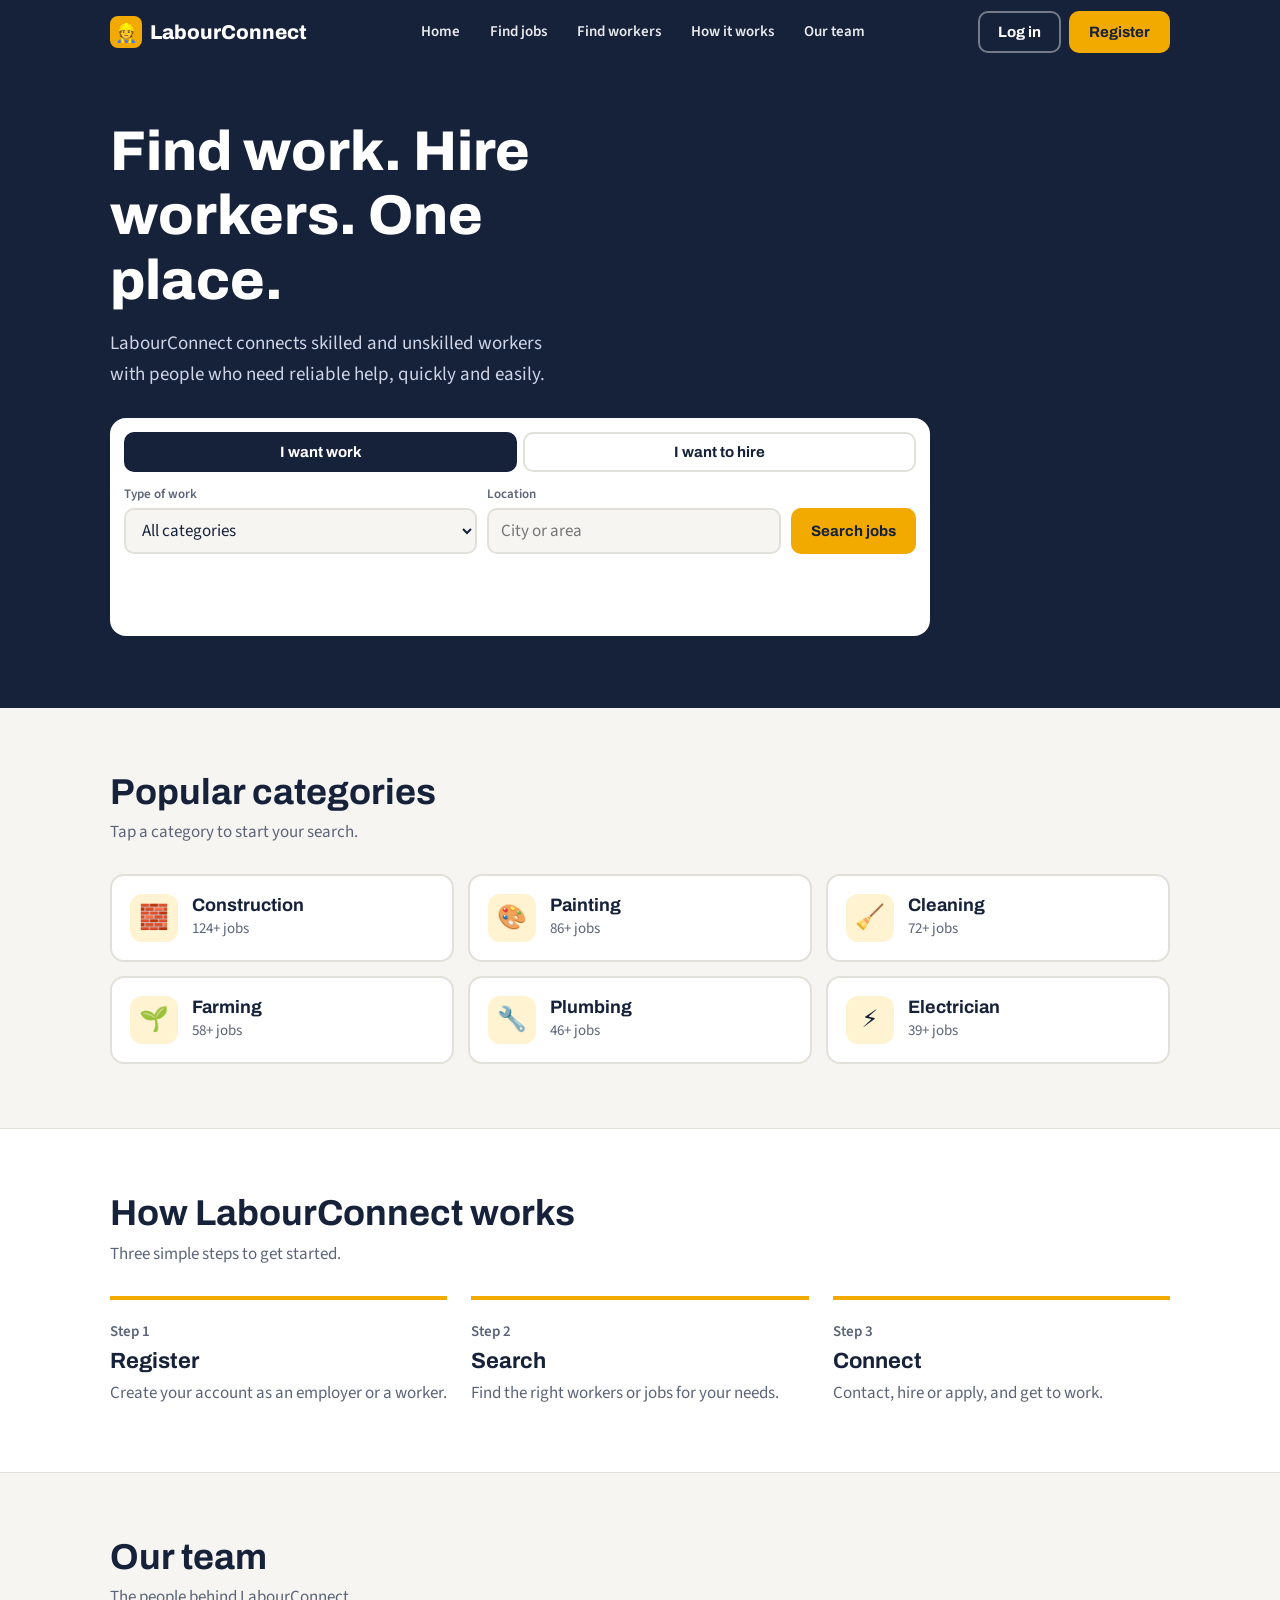
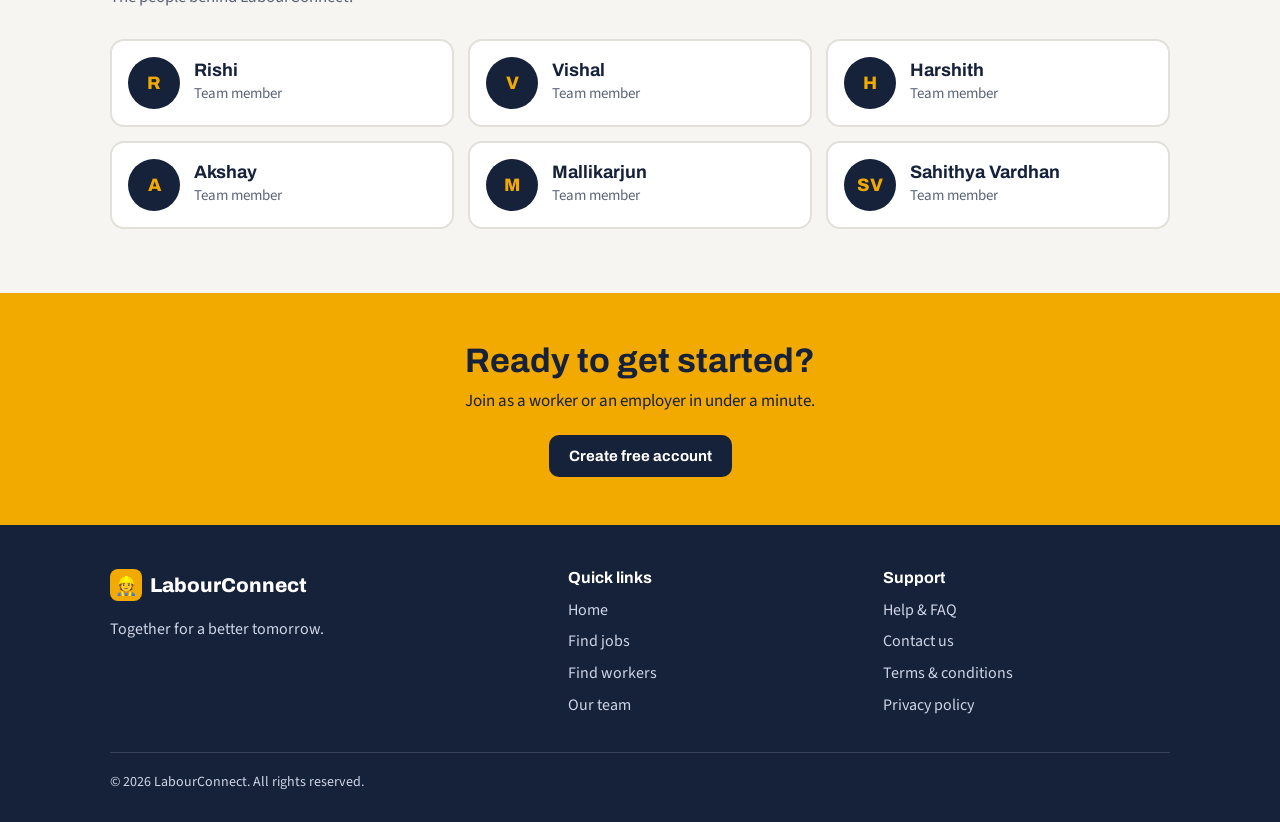
<file: labourconnect.html>
<!DOCTYPE html>
<html lang="en">
<head>
<meta charset="utf-8">
<meta name="viewport" content="width=device-width, initial-scale=1, viewport-fit=cover">
<title>LabourConnect – Find work. Hire workers.</title>
<link rel="stylesheet" href="https://fonts.googleapis.com/css2?family=Archivo:wght@500;700;800&family=Source+Sans+3:wght@400;600&display=swap">
<style>
:root{--bg:#f6f5f1;--surface:#fff;--ink:#16213a;--muted:#5b6478;--line:#e1e0d9;--brand:#16213a;--brand-ink:#fff;--accent:#f2a900;--accent-ink:#16213a;--soft:#fff3d1;
box-sizing:border-box;padding-top:env(safe-area-inset-top,0px);padding-bottom:env(safe-area-inset-bottom,0px)}
@media (prefers-color-scheme:dark){:root:not([data-theme="light"]){--bg:#0f1524;--surface:#18203a;--ink:#eef0f6;--muted:#a3aac0;--line:#2a3452;--brand:#0a0f1c;--brand-ink:#fff;--soft:#2b2a1c}}
:root[data-theme="dark"]{--bg:#0f1524;--surface:#18203a;--ink:#eef0f6;--muted:#a3aac0;--line:#2a3452;--brand:#0a0f1c;--brand-ink:#fff;--soft:#2b2a1c}
*{box-sizing:border-box}html{scroll-behavior:smooth;scroll-padding-top:calc(72px + env(safe-area-inset-top,0px))}
body{margin:0;background:var(--bg);color:var(--ink);font:400 17px/1.6 "Source Sans 3",system-ui,sans-serif}
h1,h2,h3{font-family:Archivo,system-ui,sans-serif;line-height:1.15;margin:0}
a{color:inherit}
:focus-visible{outline:3px solid var(--accent);outline-offset:2px}
.wrap{max-width:1100px;margin:0 auto;padding:0 20px}
header{position:sticky;top:env(safe-area-inset-top,0px);z-index:20;background:var(--brand);color:var(--brand-ink)}
.nav{display:flex;align-items:center;justify-content:space-between;height:64px;gap:12px}
.logo{font:800 20px Archivo,sans-serif;text-decoration:none;display:flex;align-items:center;gap:8px}
.logo i{display:grid;place-items:center;width:32px;height:32px;border-radius:8px;background:var(--accent);color:var(--accent-ink);font-style:normal;font-size:18px}
nav ul{display:flex;gap:6px;list-style:none;margin:0;padding:0}
nav a{display:block;padding:8px 12px;border-radius:8px;text-decoration:none;font-weight:600;font-size:15px;opacity:.9}
nav a:hover{background:rgba(255,255,255,.12)}
.actions{display:flex;gap:8px}
.btn{font:700 15px Archivo,sans-serif;padding:11px 18px;border-radius:10px;border:2px solid transparent;cursor:pointer;text-decoration:none;display:inline-block;text-align:center}
.btn-accent{background:var(--accent);color:var(--accent-ink)}
.btn-accent:hover{filter:brightness(1.07)}
.btn-ghost{background:transparent;color:inherit;border-color:rgba(255,255,255,.4)}
.btn-line{background:var(--surface);color:var(--ink);border-color:var(--line)}
.menu{display:none;background:none;border:0;color:inherit;font-size:26px;cursor:pointer;padding:6px 10px}
.hero{background:var(--brand);color:var(--brand-ink);padding:56px 0 72px}
.hero h1{font-size:clamp(32px,6vw,56px);font-weight:800;max-width:15ch}
.hero p{max-width:52ch;color:#cfd5e6;font-size:19px;margin:16px 0 28px}
.search{background:var(--surface);color:var(--ink);border-radius:16px;padding:14px;max-width:820px}
.tabs{display:flex;gap:6px;margin-bottom:12px}
.tabs button{flex:1;font:700 15px Archivo,sans-serif;padding:10px;border-radius:10px;border:2px solid var(--line);background:transparent;color:var(--ink);cursor:pointer}
.tabs button[aria-selected="true"]{background:var(--ink);color:var(--surface);border-color:var(--ink)}
.fields{display:grid;grid-template-columns:1.2fr 1fr auto;gap:10px}
label{display:block}
.fields span{display:block;font-size:13px;font-weight:600;color:var(--muted);margin-bottom:3px}
input,select{width:100%;height:46px;padding:0 12px;border:2px solid var(--line);border-radius:10px;background:var(--bg);color:var(--ink);font:inherit}
.fields .btn{align-self:end;height:46px}
.note{margin:10px 2px 0;font-size:15px;color:var(--muted);min-height:24px}
section{padding:64px 0}
.head{display:flex;justify-content:space-between;align-items:end;gap:16px;margin-bottom:28px;flex-wrap:wrap}
.head h2{font-size:clamp(26px,4vw,36px)}
.head p{margin:6px 0 0;color:var(--muted)}
.cats{display:grid;grid-template-columns:repeat(3,1fr);gap:14px}
.cat{display:flex;gap:14px;align-items:center;text-align:left;padding:18px;border:2px solid var(--line);border-radius:14px;background:var(--surface);color:var(--ink);font:inherit;cursor:pointer}
.cat:hover{border-color:var(--accent)}
.cat b{display:block;font:700 18px Archivo,sans-serif}
.cat small{color:var(--muted);font-size:15px}
.ico{flex:none;width:48px;height:48px;border-radius:12px;background:var(--soft);display:grid;place-items:center;font-size:24px}
.alt{background:var(--surface);border-block:1px solid var(--line)}
.steps{display:grid;grid-template-columns:repeat(3,1fr);gap:24px;counter-reset:s;list-style:none;padding:0;margin:0}
.steps li{counter-increment:s;padding-top:18px;border-top:4px solid var(--accent)}
.steps li::before{content:"Step " counter(s);font-weight:600;color:var(--muted);font-size:15px}
.steps h3{font-size:22px;margin:4px 0 6px}
.steps p{margin:0;color:var(--muted)}
.team{display:grid;grid-template-columns:repeat(3,1fr);gap:14px}
.member{display:flex;align-items:center;gap:14px;padding:16px;border:2px solid var(--line);border-radius:14px;background:var(--surface)}
.av{flex:none;width:52px;height:52px;border-radius:50%;background:var(--brand);color:var(--accent);display:grid;place-items:center;font:800 18px Archivo,sans-serif}
.member b{display:block;font:700 18px Archivo,sans-serif}
.member small{color:var(--muted);font-size:15px}
.cta{background:var(--accent);color:var(--accent-ink);text-align:center;padding:48px 0}
.cta h2{font-size:clamp(24px,4vw,34px)}
.cta p{margin:8px 0 20px}
.cta .btn{background:var(--accent-ink);color:#fff}
footer{background:var(--brand);color:#cfd5e6;padding:44px 0 28px;font-size:16px}
.fg{display:grid;grid-template-columns:1.5fr 1fr 1fr;gap:28px}
footer h3{color:#fff;font-size:16px;margin-bottom:10px}
footer ul{list-style:none;margin:0;padding:0}footer li{margin:6px 0}
footer a{text-decoration:none}footer a:hover{color:#fff;text-decoration:underline}
.copy{border-top:1px solid rgba(255,255,255,.15);margin-top:28px;padding-top:18px;font-size:14px}
dialog{border:0;border-radius:16px;padding:24px;width:min(400px,calc(100vw - 32px));background:var(--surface);color:var(--ink)}
dialog::backdrop{background:rgba(10,15,28,.6)}
dialog h2{font-size:24px;margin-bottom:14px}
dialog label{margin-bottom:12px}
.x{float:right;background:none;border:0;font-size:24px;color:var(--muted);cursor:pointer}
.link{background:none;border:0;color:var(--ink);text-decoration:underline;cursor:pointer;font:inherit;padding:0}
@media (max-width:820px){
 .menu{display:block}
 nav{position:absolute;left:0;right:0;top:64px;background:var(--brand);display:none;padding:8px 20px 16px}
 nav.open{display:block}nav ul{flex-direction:column}
 .actions .btn-ghost{display:none}
 .fields{grid-template-columns:1fr}
 .cats,.team{grid-template-columns:1fr 1fr}
 .steps,.fg{grid-template-columns:1fr}
 section{padding:48px 0}
}
@media (max-width:480px){.cats,.team{grid-template-columns:1fr}.hero{padding:36px 0 48px}}
</style>
</head>
<body>
<header>
 <div class="wrap nav">
  <a class="logo" href="#top"><i aria-hidden="true">👷</i>LabourConnect</a>
  <nav id="nav" aria-label="Main">
   <ul>
    <li><a href="#top">Home</a></li>
    <li><a href="#categories">Find jobs</a></li>
    <li><a href="#categories">Find workers</a></li>
    <li><a href="#how">How it works</a></li>
    <li><a href="#team">Our team</a></li>
   </ul>
  </nav>
  <div class="actions">
   <button class="btn btn-ghost" data-open="login">Log in</button>
   <button class="btn btn-accent" data-open="register">Register</button>
   <button class="menu" id="menu" aria-label="Open menu" aria-expanded="false">☰</button>
  </div>
 </div>
</header>

<main id="top">
 <div class="hero">
  <div class="wrap">
   <h1>Find work. Hire workers. One place.</h1>
   <p>LabourConnect connects skilled and unskilled workers with people who need reliable help, quickly and easily.</p>
   <form class="search" id="search" role="search">
    <div class="tabs" role="tablist">
     <button type="button" role="tab" aria-selected="true" data-mode="work">I want work</button>
     <button type="button" role="tab" aria-selected="false" data-mode="hire">I want to hire</button>
    </div>
    <div class="fields">
     <label><span>Type of work</span>
      <select id="cat"><option value="">All categories</option><option>Construction</option><option>Painting</option><option>Cleaning</option><option>Farming</option><option>Plumbing</option><option>Electrician</option></select></label>
     <label><span>Location</span><input id="loc" placeholder="City or area" autocomplete="address-level2"></label>
     <button class="btn btn-accent" type="submit" id="go">Search jobs</button>
    </div>
    <p class="note" id="note" aria-live="polite"></p>
   </form>
  </div>
 </div>

 <section id="categories">
  <div class="wrap">
   <div class="head"><div><h2>Popular categories</h2><p>Tap a category to start your search.</p></div></div>
   <div class="cats">
    <button class="cat" data-c="Construction"><span class="ico">🧱</span><span><b>Construction</b><small>124+ jobs</small></span></button>
    <button class="cat" data-c="Painting"><span class="ico">🎨</span><span><b>Painting</b><small>86+ jobs</small></span></button>
    <button class="cat" data-c="Cleaning"><span class="ico">🧹</span><span><b>Cleaning</b><small>72+ jobs</small></span></button>
    <button class="cat" data-c="Farming"><span class="ico">🌱</span><span><b>Farming</b><small>58+ jobs</small></span></button>
    <button class="cat" data-c="Plumbing"><span class="ico">🔧</span><span><b>Plumbing</b><small>46+ jobs</small></span></button>
    <button class="cat" data-c="Electrician"><span class="ico">⚡</span><span><b>Electrician</b><small>39+ jobs</small></span></button>
   </div>
  </div>
 </section>

 <section class="alt" id="how">
  <div class="wrap">
   <div class="head"><div><h2>How LabourConnect works</h2><p>Three simple steps to get started.</p></div></div>
   <ol class="steps">
    <li><h3>Register</h3><p>Create your account as an employer or a worker.</p></li>
    <li><h3>Search</h3><p>Find the right workers or jobs for your needs.</p></li>
    <li><h3>Connect</h3><p>Contact, hire or apply, and get to work.</p></li>
   </ol>
  </div>
 </section>

 <section id="team">
  <div class="wrap">
   <div class="head"><div><h2>Our team</h2><p>The people behind LabourConnect.</p></div></div>
   <div class="team">
    <div class="member"><span class="av">R</span><span><b>Rishi</b><small>Team member</small></span></div>
    <div class="member"><span class="av">V</span><span><b>Vishal</b><small>Team member</small></span></div>
    <div class="member"><span class="av">H</span><span><b>Harshith</b><small>Team member</small></span></div>
    <div class="member"><span class="av">A</span><span><b>Akshay</b><small>Team member</small></span></div>
    <div class="member"><span class="av">M</span><span><b>Mallikarjun</b><small>Team member</small></span></div>
    <div class="member"><span class="av">SV</span><span><b>Sahithya Vardhan</b><small>Team member</small></span></div>
   </div>
  </div>
 </section>

 <div class="cta">
  <div class="wrap">
   <h2>Ready to get started?</h2>
   <p>Join as a worker or an employer in under a minute.</p>
   <button class="btn" data-open="register">Create free account</button>
  </div>
 </div>
</main>

<footer>
 <div class="wrap">
  <div class="fg">
   <div><a class="logo" href="#top" style="color:#fff"><i aria-hidden="true">👷</i>LabourConnect</a><p>Together for a better tomorrow.</p></div>
   <div><h3>Quick links</h3><ul><li><a href="#top">Home</a></li><li><a href="#categories">Find jobs</a></li><li><a href="#categories">Find workers</a></li><li><a href="#team">Our team</a></li></ul></div>
   <div><h3>Support</h3><ul><li><a href="#">Help &amp; FAQ</a></li><li><a href="#">Contact us</a></li><li><a href="#">Terms &amp; conditions</a></li><li><a href="#">Privacy policy</a></li></ul></div>
  </div>
  <div class="copy">© 2026 LabourConnect. All rights reserved.</div>
 </div>
</footer>

<dialog id="dlg">
 <button class="x" aria-label="Close" id="close">×</button>
 <h2 id="dt">Log in</h2>
 <form id="af">
  <label id="nm" hidden><span style="font-size:14px;color:var(--muted)">Full name</span><input id="name" autocomplete="name"></label>
  <label><span style="font-size:14px;color:var(--muted)">Phone or email</span><input id="id" required autocomplete="username"></label>
  <label id="rl" hidden><span style="font-size:14px;color:var(--muted)">I am a</span><select><option>Worker looking for work</option><option>Employer hiring workers</option></select></label>
  <label><span style="font-size:14px;color:var(--muted)">Password</span><input type="password" required autocomplete="current-password"></label>
  <button class="btn btn-accent" style="width:100%" id="sub">Log in</button>
  <p class="note" id="swap" style="text-align:center"></p>
 </form>
</dialog>

<script>
var mode="work",$=function(i){return document.getElementById(i)};
document.querySelectorAll(".tabs button").forEach(function(b){b.onclick=function(){
 mode=b.dataset.mode;document.querySelectorAll(".tabs button").forEach(function(x){x.setAttribute("aria-selected",x===b)});
 $("go").textContent=mode==="work"?"Search jobs":"Search workers";$("note").textContent=""}});
function run(e){if(e)e.preventDefault();var c=$("cat").value||"all categories",l=$("loc").value.trim();
 $("note").textContent="Showing "+(mode==="work"?"jobs":"workers")+" for "+c+(l?" in "+l:"")+". Register to see contact details."}
$("search").onsubmit=run;
document.querySelectorAll(".cat").forEach(function(b){b.onclick=function(){$("cat").value=b.dataset.c;run();window.scrollTo({top:0,behavior:"smooth"})}});
$("menu").onclick=function(){var o=$("nav").classList.toggle("open");this.setAttribute("aria-expanded",o)};
$("nav").onclick=function(e){if(e.target.tagName==="A")$("nav").classList.remove("open")};
function setAuth(m){var r=m==="register";$("dt").textContent=r?"Create your account":"Log in";$("sub").textContent=r?"Register":"Log in";
 $("nm").hidden=$("rl").hidden=!r;$("swap").innerHTML=r?'Already registered? <button type="button" class="link" id="s">Log in</button>':'New here? <button type="button" class="link" id="s">Create an account</button>';
 $("s").onclick=function(){setAuth(r?"login":"register")}}
document.querySelectorAll("[data-open]").forEach(function(b){b.onclick=function(){setAuth(b.dataset.open);$("dlg").showModal()}});
$("close").onclick=function(){$("dlg").close()};
$("af").onsubmit=function(e){e.preventDefault();$("dlg").close();$("note").textContent="Thanks! Accounts will be available soon.";window.scrollTo({top:0,behavior:"smooth"})};
</script>
</body>
</html>
</file>
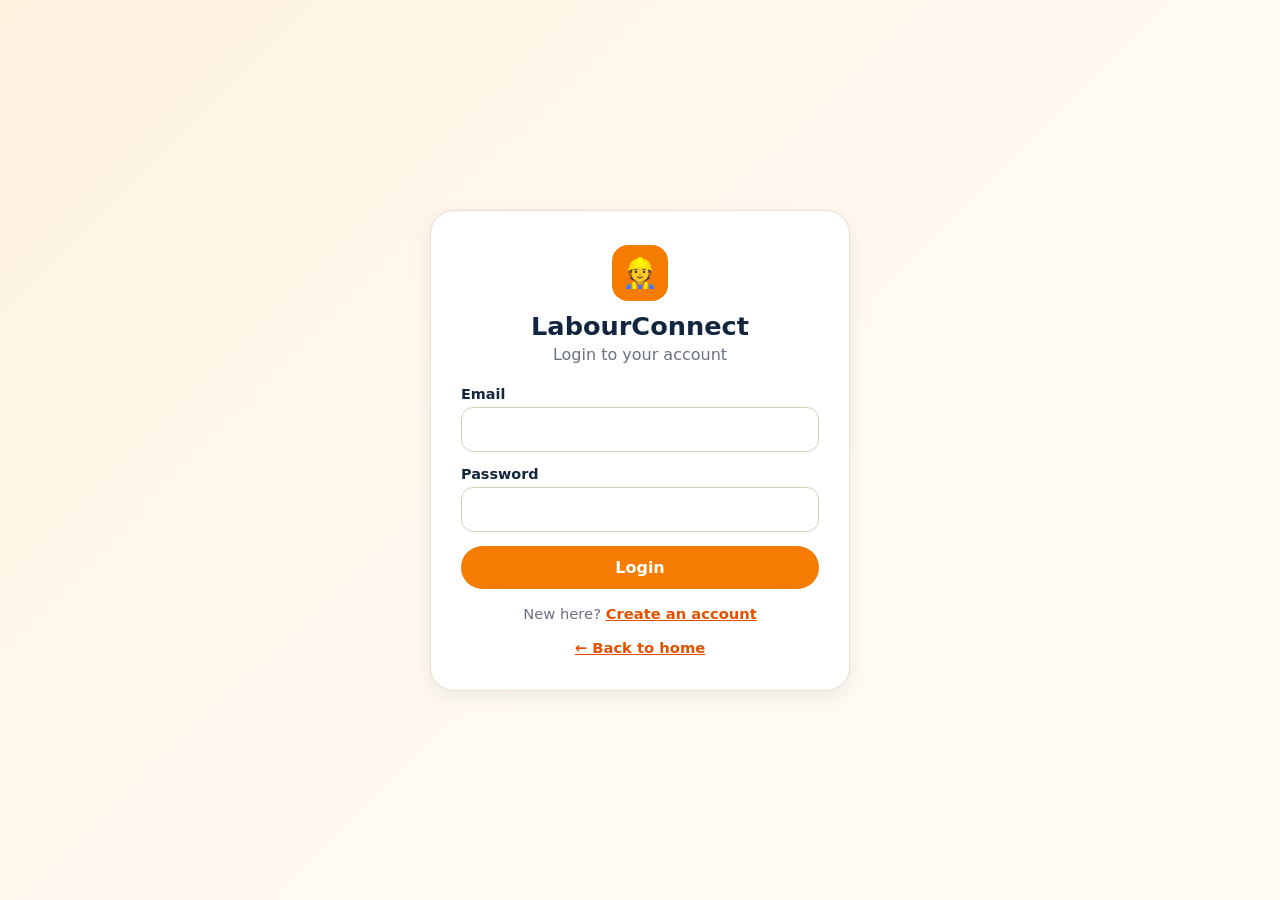
<file: login.html>
<!DOCTYPE html>
<html lang="en">
<head>
<meta charset="UTF-8">
<meta name="viewport" content="width=device-width, initial-scale=1.0">
<title>Login - LabourConnect</title>
<style>
:root{--orange:#f57c00;--orange-d:#e65100;--navy:#12263f;--muted:#6b7280;--line:#eadfce}
*{box-sizing:border-box;margin:0;padding:0}
body{font-family:system-ui,-apple-system,"Segoe UI",Roboto,sans-serif;background:linear-gradient(135deg,#fff3e0,#fffaf3 60%);min-height:100vh;display:grid;place-items:center;padding:20px;color:#1f2937}
.card{background:#fff;border:1px solid var(--line);border-radius:24px;padding:34px 30px;width:min(420px,100%);box-shadow:0 6px 20px rgba(18,38,63,.08)}
.logo{text-align:center;margin-bottom:6px}
.logo .mark{width:56px;height:56px;border-radius:16px;background:var(--orange);display:inline-grid;place-items:center;font-size:1.8rem}
h1{text-align:center;color:var(--navy);font-size:1.6rem;margin-top:10px}
p.sub{text-align:center;color:var(--muted);margin:4px 0 22px}
label{display:block;font-weight:600;font-size:.9rem;margin-bottom:5px;color:var(--navy)}
.f{margin-bottom:14px}
input{width:100%;padding:12px 13px;border:1px solid #d9cdb9;border-radius:12px;font:inherit}
input:focus{outline:2px solid var(--orange);border-color:transparent}
button{width:100%;padding:12px;border:0;border-radius:999px;background:var(--orange);color:#fff;font:inherit;font-weight:700;cursor:pointer}
button:hover{background:var(--orange-d)}
.msg{margin-bottom:12px;padding:10px 12px;border-radius:10px;font-size:.9rem;display:none}
.msg.err{display:block;background:#fdecea;color:#b71c1c}
.msg.ok{display:block;background:#e8f5e9;color:#2e7d32}
.links{text-align:center;margin-top:16px;font-size:.92rem;color:var(--muted)}
.links a{color:var(--orange-d);font-weight:600}
</style>
</head>
<body>
<main class="card">
  <div class="logo"><span class="mark">👷</span></div>
  <h1>LabourConnect</h1>
  <p class="sub">Login to your account</p>
  <div id="msg" class="msg" role="alert"></div>
  <form id="form">
    <div class="f"><label for="email">Email</label><input id="email" type="email" required autocomplete="email"></div>
    <div class="f"><label for="pass">Password</label><input id="pass" type="password" required autocomplete="current-password"></div>
    <button type="submit">Login</button>
  </form>
  <p class="links">New here? <a href="Register.html">Create an account</a><br><br><a href="index.html">← Back to home</a></p>
</main>
<script>
const store={
  get(k,d){try{const v=localStorage.getItem(k);return v?JSON.parse(v):d}catch(e){return d}},
  set(k,v){try{localStorage.setItem(k,JSON.stringify(v))}catch(e){}}
};
async function hash(s){
  try{const d=await crypto.subtle.digest('SHA-256',new TextEncoder().encode(s));
    return [...new Uint8Array(d)].map(x=>x.toString(16).padStart(2,'0')).join('')}
  catch(e){return btoa(s)}
}
const msg=document.getElementById('msg');
document.getElementById('form').addEventListener('submit',async e=>{
  e.preventDefault();
  const email=document.getElementById('email').value.trim().toLowerCase();
  const p=await hash(document.getElementById('pass').value);
  const u=store.get('lc_users',[]).find(x=>x.email===email&&x.pass===p);
  if(!u){msg.className='msg err';msg.textContent='Incorrect email or password.';return}
  store.set('lc_session',{name:u.name,email:u.email,role:u.role});
  msg.className='msg ok';msg.textContent='Login successful. Redirecting…';
  setTimeout(()=>location.href='index.html',700);
});
</script>
</body>
</html>
</file>
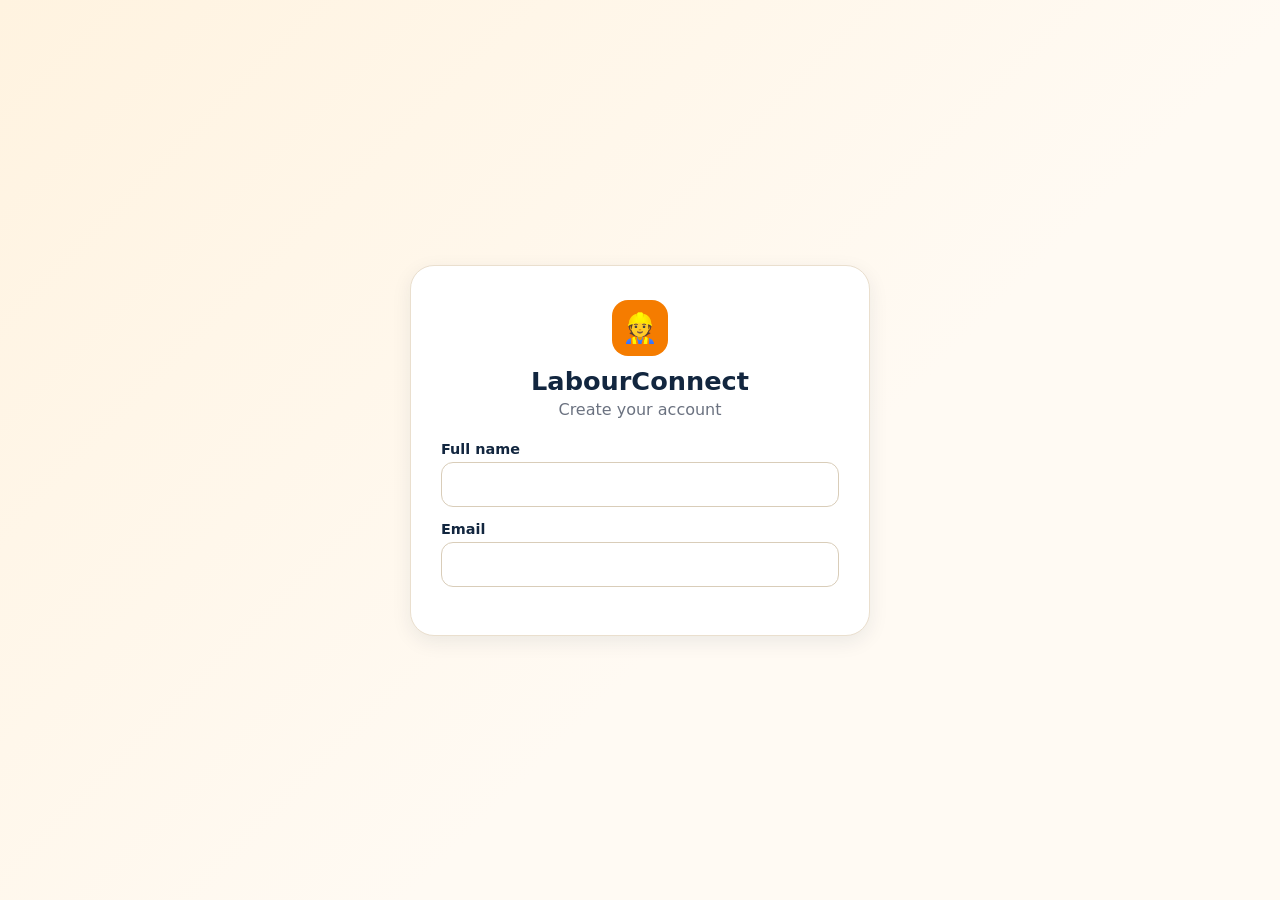
<file: Register.html>
<!DOCTYPE html>
<html lang="en">
<head>
<meta charset="UTF-8">
<meta name="viewport" content="width=device-width, initial-scale=1.0">
<title>LabourConnect - Worker Registration</title>
<style>
:root{--orange:#f57c00;--orange-d:#e65100;--navy:#12263f;--muted:#6b7280;--line:#eadfce}
*{box-sizing:border-box;margin:0;padding:0}
body{font-family:system-ui,-apple-system,"Segoe UI",Roboto,sans-serif;background:linear-gradient(135deg,#fff3e0,#fffaf3 60%);min-height:100vh;display:grid;place-items:center;padding:20px;color:#1f2937}
.card{background:#fff;border:1px solid var(--line);border-radius:24px;padding:34px 30px;width:min(460px,100%);box-shadow:0 6px 20px rgba(18,38,63,.08)}
.logo{text-align:center;margin-bottom:6px}
.logo .mark{width:56px;height:56px;border-radius:16px;background:var(--orange);display:inline-grid;place-items:center;font-size:1.8rem}
h1{text-align:center;color:var(--navy);font-size:1.6rem;margin-top:10px}
p.sub{text-align:center;color:var(--muted);margin:4px 0 22px}
label{display:block;font-weight:600;font-size:.9rem;margin-bottom:5px;color:var(--navy)}
.f{margin-bottom:14px}
input,select{width:100%;padding:12px 13px;border:1px solid #d9cdb9;border-radius:12px;font:inherit;background:#fff}
input:focus,select:focus{outline:2px solid var(--orange);border-color:transparent}
button{width:100%;padding:12px;border:0;border-radius:999px;background:var(--orange);color:#fff;font:inherit;font-weight:700;cursor:pointer}
button:hover{background:var(--orange-d)}
.msg{margin-bottom:12px;padding:10px 12px;border-radius:10px;font-size:.9rem;display:none}
.msg.err{display:block;background:#fdecea;color:#b71c1c}
.msg.ok{display:block;background:#e8f5e9;color:#2e7d32}
.links{text-align:center;margin-top:16px;font-size:.92rem;color:var(--muted)}
.links a{color:var(--orange-d);font-weight:600}
#wk{display:none}
</style>
</head>
<body>
<main class="card">
  <div class="logo"><span class="mark">👷</span></div>
  <h1>LabourConnect</h1>
  <p class="sub">Create your account</p>
  <div id="msg" class="msg" role="alert"></div>
  <form id="form">
    <div class="f"><label for="name">Full name</label><input id="name" required autocomplete="name"></div>
    <div class="f"><label for="email">Email</label><input id="email" type="email" required autocomplete="email"></div>
</file>
